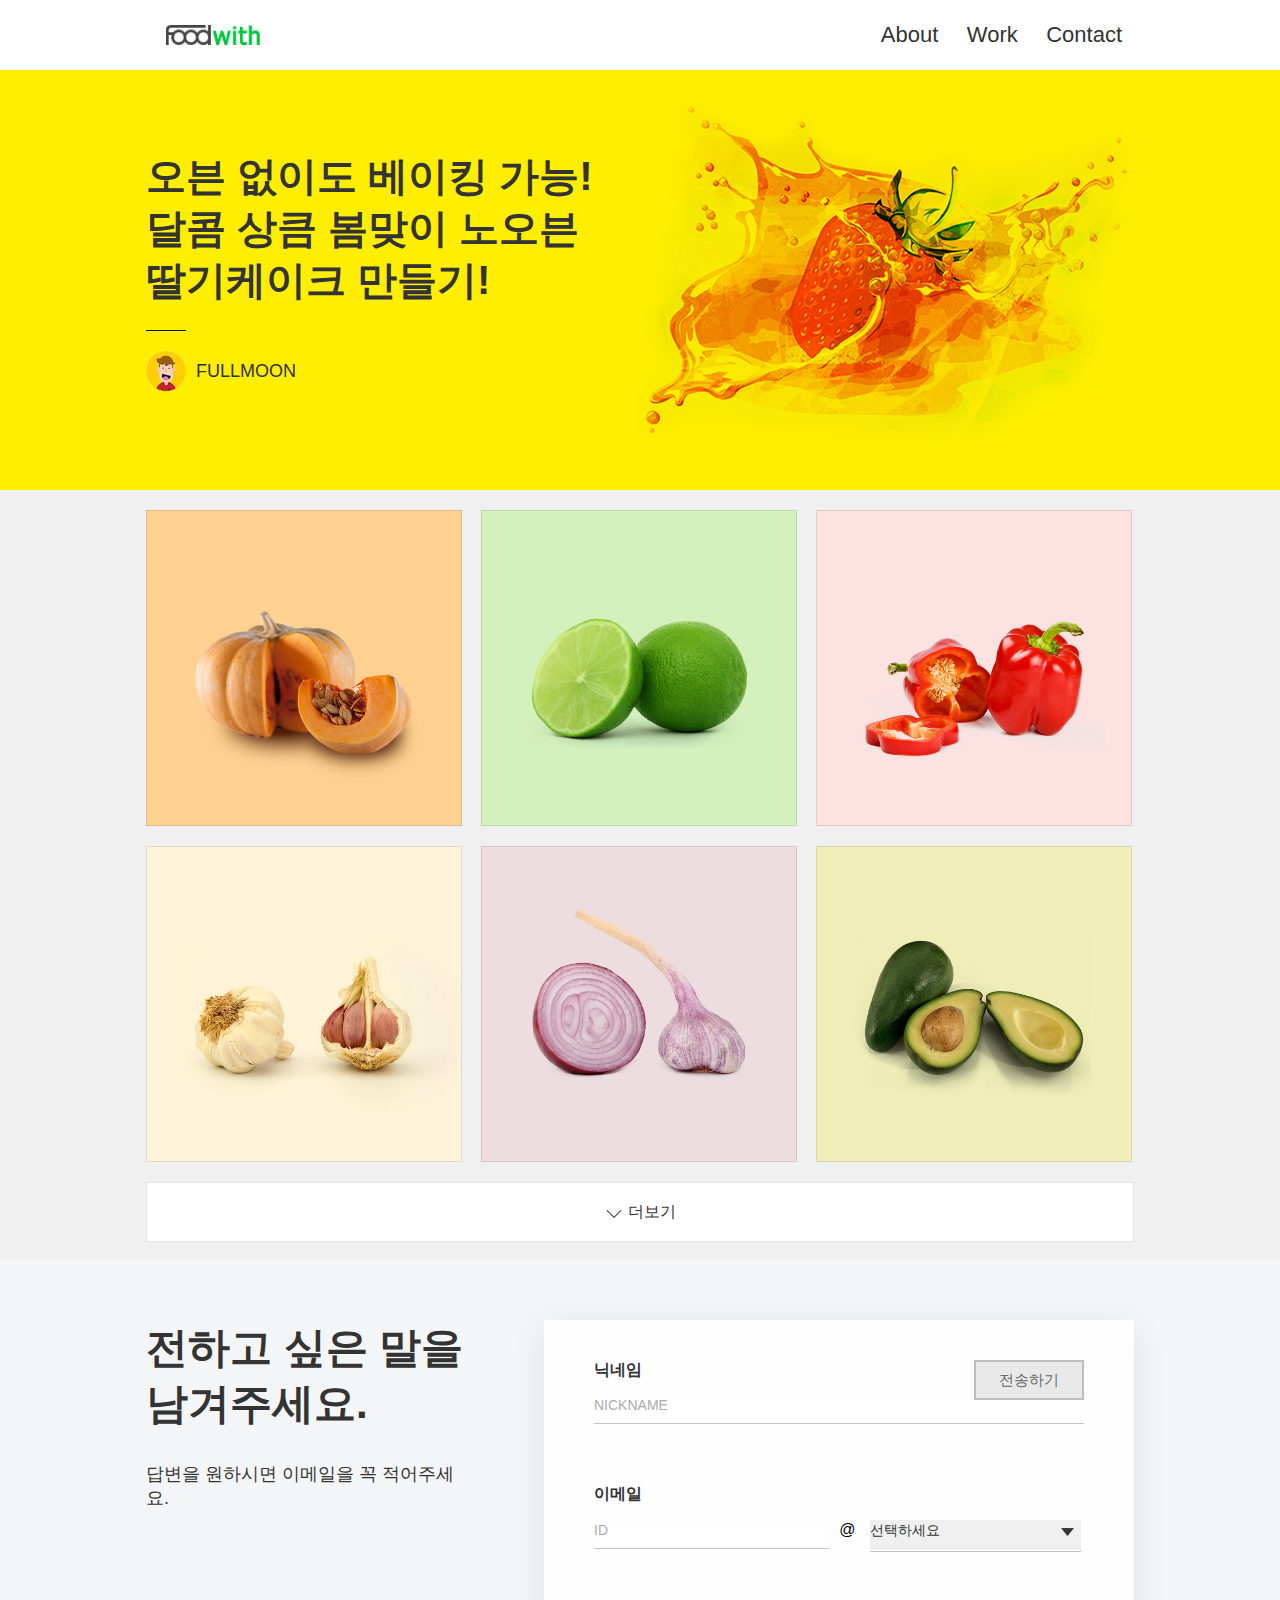
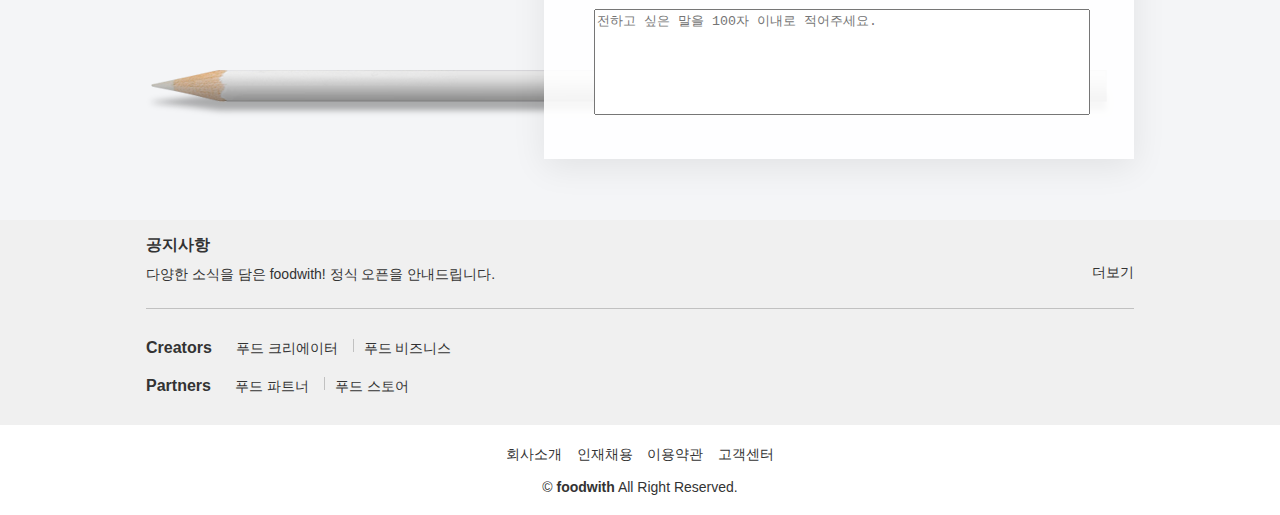
<file: index.html>
<!DOCTYPE html>
<html lang="ko" dir="ltr">
<head>
  <meta charset="utf-8">
  <meta name="viewport" content="width==device-width, initial-scale=1.0">
  <link rel="stylesheet" href="./css/index.css">
  <title>foodwith</title>
</head>
<body>
  <header class="header_wrap">
    <h1><a href="#" class="logo_link"><span class="blind">foodwith</span></a></h1>
    <a href="#" class="menu_link"><span class="blind">메뉴</span></a>
    <nav class="menu_active"> <!--메뉴활성화클래스-->
      <ul>
        <li><a href="#">About</a></li>
        <li><a href="#">Work</a></li>
        <li><a href="#">Contact</a></li>
      </ul>
    </nav>
  </header>
  <main>
    <a href="#" class="intro_link_wrap">
      <div class="intro_wrap">
        <img src="./image/banner_strawberry.png" alt="딸기이미지배너" class="banner">
        <div class="intro_text_wrap">
          <h2 class="intro_text">오븐 없이도 베이킹 가능! 달콤 상큼 봄맞이 노오븐 딸기케이크 만들기!</h2>
        </div>
        <div class="profile_wrap">
          <div class="profile_inner_wrap">
            <img src="./image/thumbnail_profile.jpg" alt="프로필사진" class="profile_img">
            <span class="profile_name">FULLMOON</span>
          </div>
        </div>
      </div>
    </a>
    <div class="recipe_wrap">
      <div class="recipe_inner_wrap">
        <ul>
          <li>
            <a href="#" class="recipe_link_wrap">
              <div class="thumb_wrap">
                <img src="./image/thumbnail_pumpkin.jpg" alt="호박">
                <div class="dimmed">
                  <div class="inner_dimmed">
                    <p class="recipe_title">따뜻 담백 호박! 든든한
                      호박죽으로 한끼 해결하기</p>
                    </div>
                  </div>
                </div>
              </a>
            </li>
            <li>
              <a href="#" class="recipe_link_wrap">
                <div class="thumb_wrap">
                  <img src="./image/thumbnail_lime.jpg" alt="라임">
                  <div class="dimmed">
                    <div class="inner_dimmed">
                      <p class="recipe_title">상큼한 라임청 담기</p>
                    </div>
                  </div>
                </div>
              </a>
            </li>
            <li>
              <a href="#" class="recipe_link_wrap">
                <div class="thumb_wrap">
                  <img src="./image/thumbnail_paprika.jpg" alt="피망">
                  <div class="dimmed">
                    <div class="inner_dimmed">
                      <p class="recipe_title">아삭아삭 빨간 피망 볶음 레시피</p>
                    </div>
                  </div>
                </div>
              </a>
            </li>
            <li>
              <a href="#" class="recipe_link_wrap">
                <div class="thumb_wrap">
                  <img src="./image/thumbnail_garlic.jpg" alt="마늘">
                  <div class="dimmed">
                    <div class="inner_dimmed">
                      <p class="recipe_title">바삭바삭 마늘빵 만들기</p>
                    </div>
                  </div>
                </div>
              </a>
            </li>
            <li>
              <a href="#" class="recipe_link_wrap">
                <div class="thumb_wrap">
                  <img src="./image/thumbnail_onion.jpg" alt="적양파">
                  <div class="dimmed">
                    <div class="inner_dimmed">
                      <p class="recipe_title">자색 빛깔 적양파 피클 담기</p>
                    </div>
                  </div>
                </div>
              </a>
            </li>
            <li>
              <a href="#" class="recipe_link_wrap">
                <div class="thumb_wrap">
                  <img src="./image/thumbnail_avocado.jpg" alt="아보카도">
                  <div class="dimmed">
                    <div class="inner_dimmed">
                      <p class="recipe_title">건강한 아보카도 샌드위치 만들기</p>
                    </div>
                  </div>
                </div>
              </a>
            </li>
          </ul>
          <button type="button" name="더보기" class="more_bt">
            <img src="./image/icon_arrow_more.png" alt="" class="more_bt_img">
            <span class="text_bt">더보기</span>
          </button>
        </div>
      </div>
      <div class="form_wrap">
        <div class="form_inner_wrap">
          <div class="form_intro_wrap">
            <h2 class="form_intro_title">전하고 싶은 말을 남겨주세요.</h2>
            <p class="form_intro_sub">답변을 원하시면 이메일을 꼭 적어주세요.</p>
          </div>
          <div class="form_shape">
            <form action="index.html" method="post">
              <label for="nickname" class="input_text">닉네임</label><input type="text" id="nickname" placeholder="NICKNAME" class="input_shape_name">
              <label for="email" class="input_text">이메일</label><input type="text" id="email" placeholder="ID" class="input_shape_email"><span>@</span>
              <div class="select_form">
                <label for="emaildomain" class="blind">이메일도메인선택</label>
                <select id="emaildomain">
                  <option value="" selected>선택하세요</option>
                  <option value="">naver.com</option>
                  <option value="">naver.com</option>
                </select>
              </div>
              <textarea name="name" placeholder="전하고 싶은 말을 100자 이내로 적어주세요." class="textarea_shape"></textarea>
              <button type="submit" name="button" class="send_bt">전송하기</button>
            </form>
          </div>
        </div>
      </div>
      <div class="more_info_wrap">
        <div class="notice_wrap">
          <div class="division_line">
            <h2 class="notice_title">공지사항</h2>
            <a href="#" class="notice_sub">다양한 소식을 담은 foodwith! 정식 오픈을 안내드립니다.</a>
            <a href="#" class="notice_more_bt"><span>더보기</span></a>
          </div>
        </div>
        <div class="food_family">
          <div class="creators_wrap">
            <span class="food_family_title">Creators</span>
            <ul class="food_family_li">
              <li><a href="#">푸드 크리에이터</a></li>
              <li><a href="#">푸드 비즈니스</a></li>
            </ul>
          </div>
          <div class="partners_wrap">
            <span class="food_family_title">Partners</span>
            <ul class="food_family_li">
              <li><a href="#">푸드 파트너</a></li>
              <li><a href="#">푸드 스토어</a></li>
            </ul>
          </div>
        </div>
      </div>
    </main>
    <footer>
      <div class="footer_wrap">
        <div class="footer_inner_wrap">
          <ul class="footer_li">
            <li><a href="#">회사소개</a></li>
            <li><a href="#">인재채용</a></li>
            <li><a href="#">이용약관</a></li>
            <li><a href="#">고객센터</a></li>
          </ul>
          <p class="copyright">&copy; <span class="logo_em">foodwith</span> All Right Reserved.</p>
        </div>
      </div>
    </footer>
  </body>
  </html>
</file>
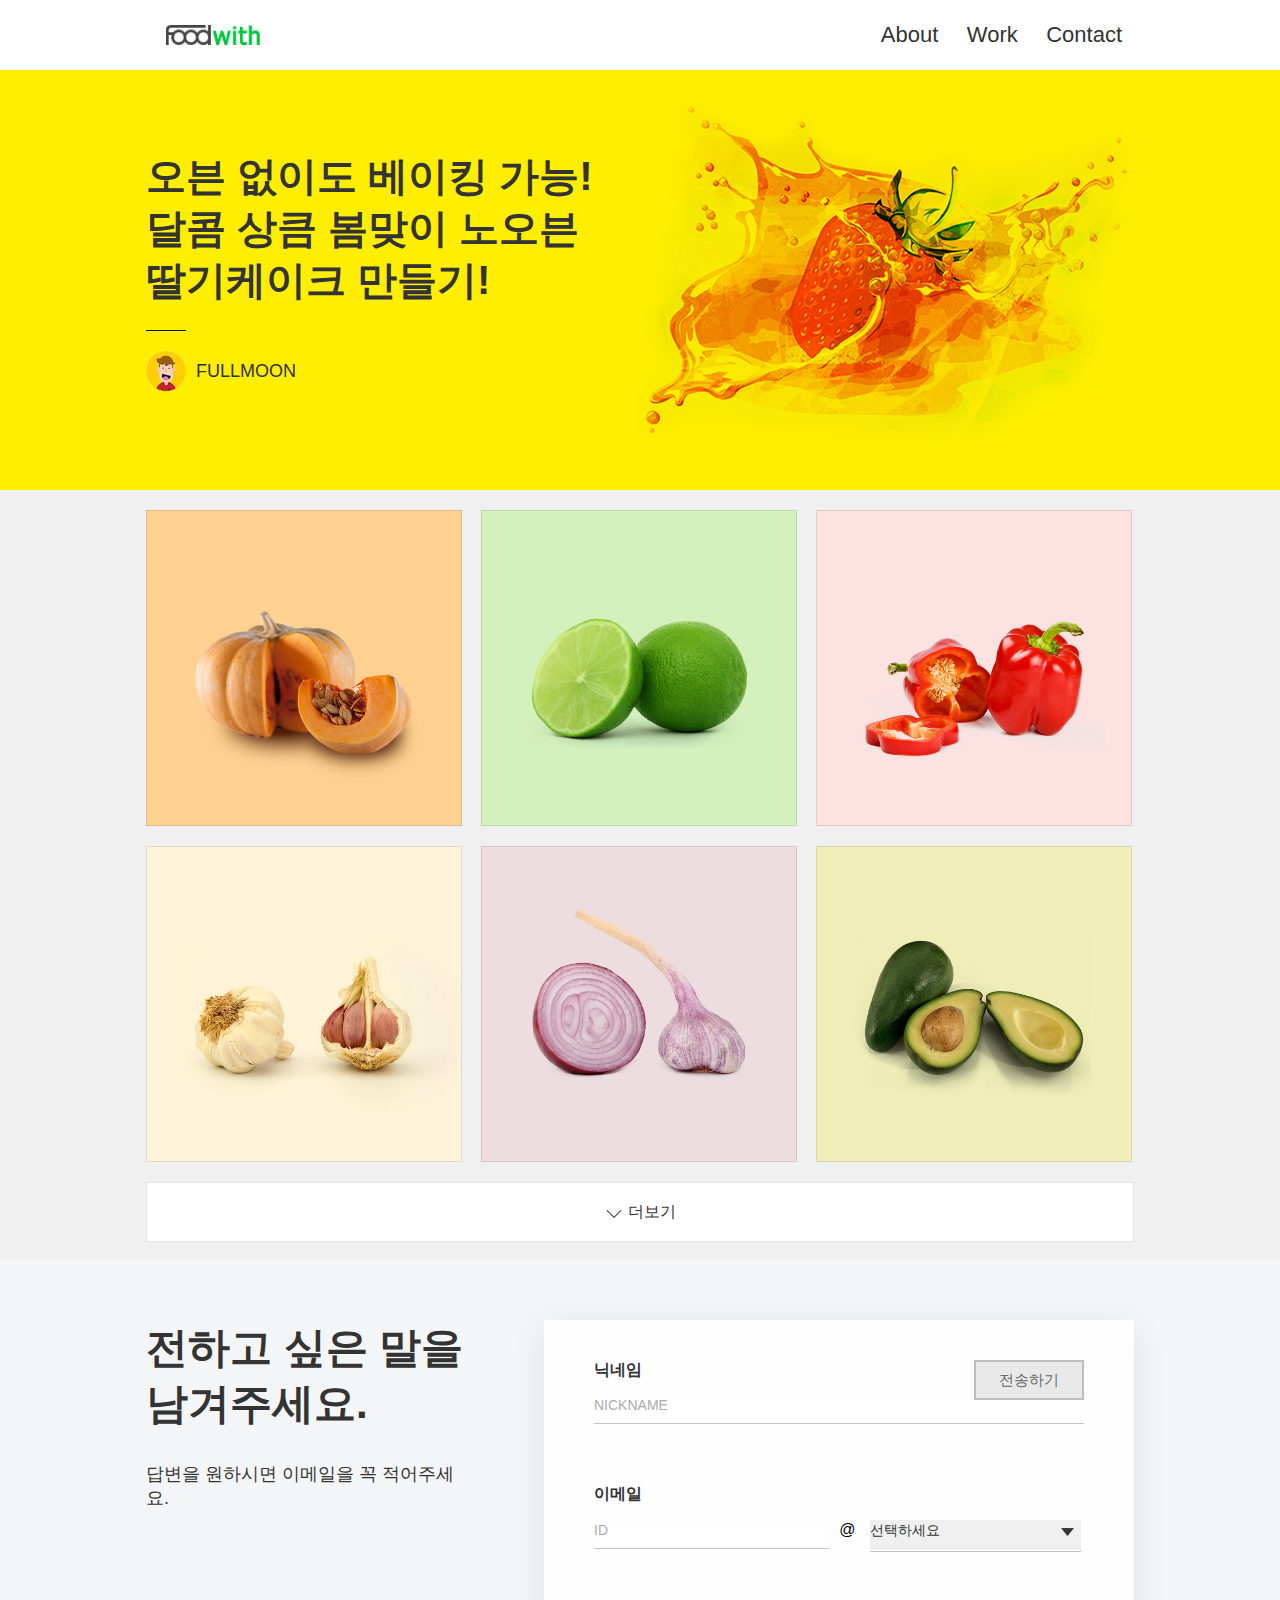
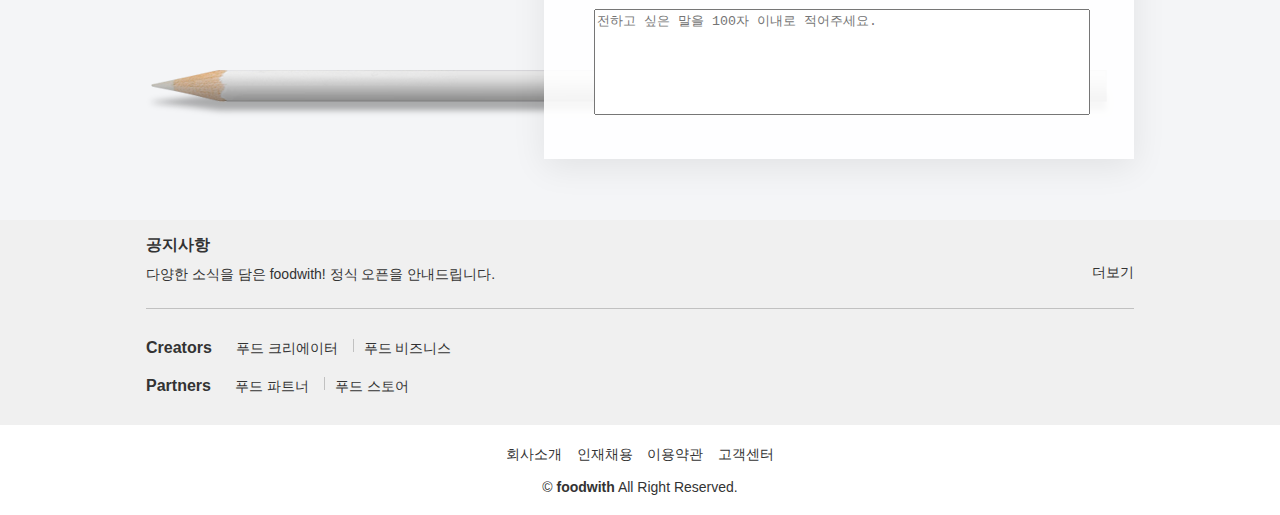
<file: main.html>
<!DOCTYPE html>
<html lang="ko" dir="ltr">
<head>
  <meta charset="utf-8">
  <meta name="viewport" content="width==device-width, initial-scale=1.0">
  <link rel="stylesheet" href="./css/foodwith.css">
  <title>foodwith</title>
</head>
<body>
  <header class="header_wrap">
    <h1><a href="#" class="logo_link"><span class="blind">foodwith</span></a></h1>
    <a href="#" class="menu_link"><span class="blind">메뉴</span></a>
    <nav class="menu_active"> <!--메뉴활성화클래스-->
      <ul>
        <li><a href="#">About</a></li>
        <li><a href="#">Work</a></li>
        <li><a href="#">Contact</a></li>
      </ul>
    </nav>
  </header>
  <main>
    <a href="#" class="intro_link_wrap">
      <div class="intro_wrap">
        <img src="./image/banner_strawberry.png" alt="딸기이미지배너" class="banner">
        <div class="intro_text_wrap">
          <h2 class="intro_text">오븐 없이도 베이킹 가능! 달콤 상큼 봄맞이 노오븐 딸기케이크 만들기!</h2>
        </div>
        <div class="profile_wrap">
          <div class="profile_inner_wrap">
            <img src="./image/thumbnail_profile.jpg" alt="프로필사진" class="profile_img">
            <span class="profile_name">FULLMOON</span>
          </div>
        </div>
      </div>
    </a>
    <div class="recipe_wrap">
      <div class="recipe_inner_wrap">
        <ul>
          <li>
            <a href="#" class="recipe_link_wrap">
              <div class="thumb_wrap">
                <img src="./image/thumbnail_pumpkin.jpg" alt="호박">
                <div class="dimmed">
                  <div class="inner_dimmed">
                    <p class="recipe_title">따뜻 담백 호박! 든든한
                      호박죽으로 한끼 해결하기</p>
                    </div>
                  </div>
                </div>
              </a>
            </li>
            <li>
              <a href="#" class="recipe_link_wrap">
                <div class="thumb_wrap">
                  <img src="./image/thumbnail_lime.jpg" alt="라임">
                  <div class="dimmed">
                    <div class="inner_dimmed">
                      <p class="recipe_title">상큼한 라임청 담기</p>
                    </div>
                  </div>
                </div>
              </a>
            </li>
            <li>
              <a href="#" class="recipe_link_wrap">
                <div class="thumb_wrap">
                  <img src="./image/thumbnail_paprika.jpg" alt="피망">
                  <div class="dimmed">
                    <div class="inner_dimmed">
                      <p class="recipe_title">아삭아삭 빨간 피망 볶음 레시피</p>
                    </div>
                  </div>
                </div>
              </a>
            </li>
            <li>
              <a href="#" class="recipe_link_wrap">
                <div class="thumb_wrap">
                  <img src="./image/thumbnail_garlic.jpg" alt="마늘">
                  <div class="dimmed">
                    <div class="inner_dimmed">
                      <p class="recipe_title">바삭바삭 마늘빵 만들기</p>
                    </div>
                  </div>
                </div>
              </a>
            </li>
            <li>
              <a href="#" class="recipe_link_wrap">
                <div class="thumb_wrap">
                  <img src="./image/thumbnail_onion.jpg" alt="적양파">
                  <div class="dimmed">
                    <div class="inner_dimmed">
                      <p class="recipe_title">자색 빛깔 적양파 피클 담기</p>
                    </div>
                  </div>
                </div>
              </a>
            </li>
            <li>
              <a href="#" class="recipe_link_wrap">
                <div class="thumb_wrap">
                  <img src="./image/thumbnail_avocado.jpg" alt="아보카도">
                  <div class="dimmed">
                    <div class="inner_dimmed">
                      <p class="recipe_title">건강한 아보카도 샌드위치 만들기</p>
                    </div>
                  </div>
                </div>
              </a>
            </li>
          </ul>
          <button type="button" name="더보기" class="more_bt">
            <img src="./image/icon_arrow_more.png" alt="" class="more_bt_img">
            <span class="text_bt">더보기</span>
          </button>
        </div>
      </div>
      <div class="form_wrap">
        <div class="form_inner_wrap">
          <div class="form_intro_wrap">
            <h2 class="form_intro_title">전하고 싶은 말을 남겨주세요.</h2>
            <p class="form_intro_sub">답변을 원하시면 이메일을 꼭 적어주세요.</p>
          </div>
          <div class="form_shape">
            <form action="index.html" method="post">
              <label for="nickname" class="input_text">닉네임</label><input type="text" id="nickname" placeholder="NICKNAME" class="input_shape_name">
              <label for="email" class="input_text">이메일</label><input type="text" id="email" placeholder="ID" class="input_shape_email"><span>@</span>
              <div class="select_form">
                <label for="emaildomain" class="blind">이메일도메인선택</label>
                <select id="emaildomain">
                  <option value="" selected>선택하세요</option>
                  <option value="">naver.com</option>
                  <option value="">naver.com</option>
                </select>
              </div>
              <textarea name="name" placeholder="전하고 싶은 말을 100자 이내로 적어주세요." class="textarea_shape"></textarea>
              <button type="submit" name="button" class="send_bt">전송하기</button>
            </form>
          </div>
        </div>
      </div>
      <div class="more_info_wrap">
        <div class="notice_wrap">
          <div class="division_line">
            <h2 class="notice_title">공지사항</h2>
            <a href="#" class="notice_sub">다양한 소식을 담은 foodwith! 정식 오픈을 안내드립니다.</a>
            <a href="#" class="notice_more_bt"><span>더보기</span></a>
          </div>
        </div>
        <div class="food_family">
          <div class="creators_wrap">
            <span class="food_family_title">Creators</span>
            <ul class="food_family_li">
              <li><a href="#">푸드 크리에이터</a></li>
              <li><a href="#">푸드 비즈니스</a></li>
            </ul>
          </div>
          <div class="partners_wrap">
            <span class="food_family_title">Partners</span>
            <ul class="food_family_li">
              <li><a href="#">푸드 파트너</a></li>
              <li><a href="#">푸드 스토어</a></li>
            </ul>
          </div>
        </div>
      </div>
    </main>
    <footer>
      <div class="footer_wrap">
        <div class="footer_inner_wrap">
          <ul class="footer_li">
            <li><a href="#">회사소개</a></li>
            <li><a href="#">인재채용</a></li>
            <li><a href="#">이용약관</a></li>
            <li><a href="#">고객센터</a></li>
          </ul>
          <p class="copyright">&copy; <span class="logo_em">foodwith</span> All Right Reserved.</p>
        </div>
      </div>
    </footer>
  </body>
  </html>
</file>
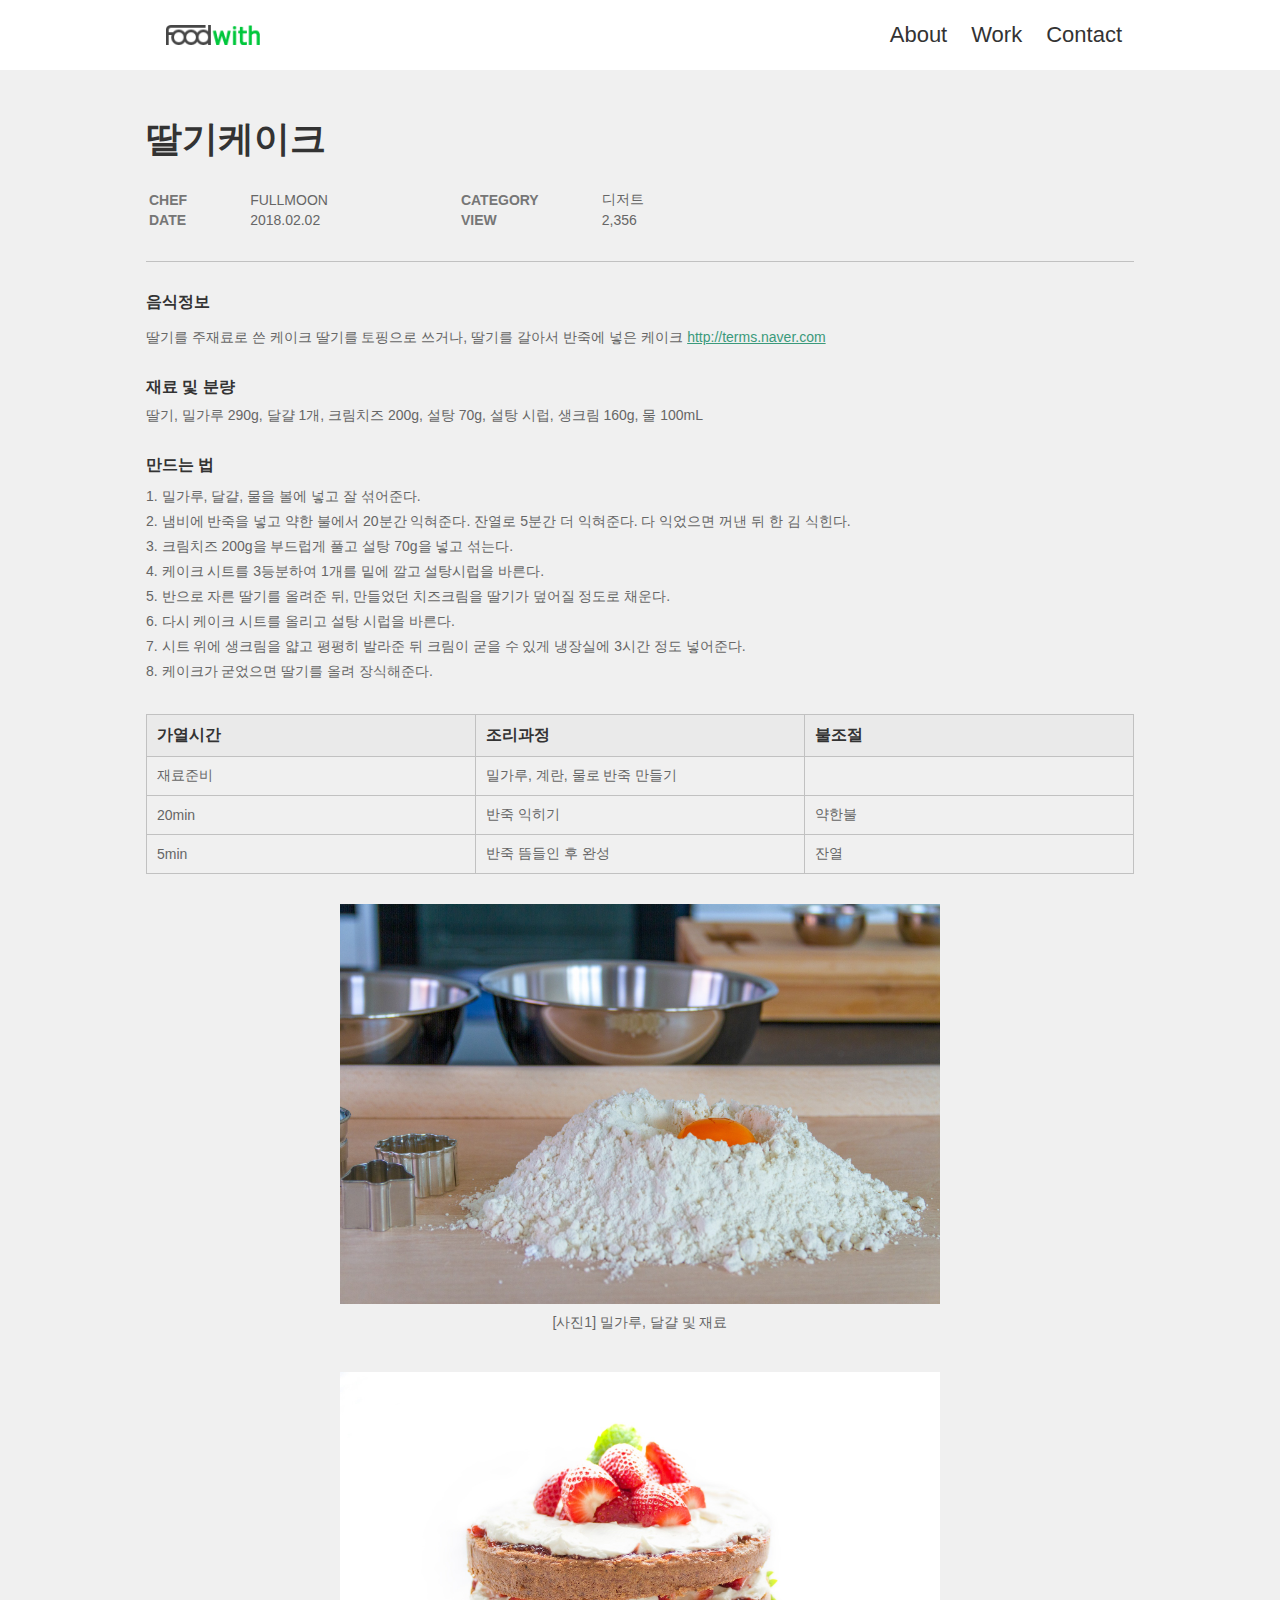
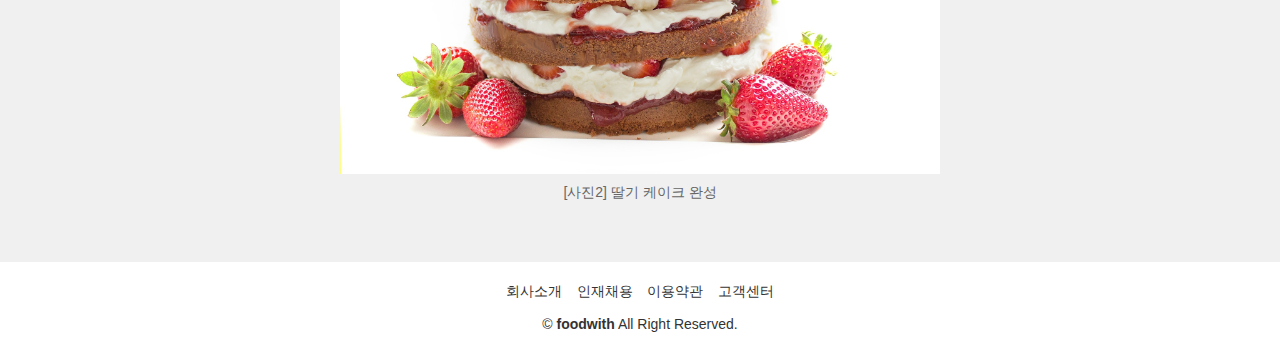
<file: view.html>
<!DOCTYPE html>
<html lang="ko" dir="ltr">
<head>
  <meta charset="utf-8">
  <meta name="viewport" content="width==device-width, initial-scale=1.0">
  <link rel="stylesheet" href="./css/index.css">
  <title>foodwith view</title>
</head>
<body>
  <header class="header_wrap">
    <a href="#" class="logo_link"><span class="blind">logo</span></a>
    <a href="#" class="menu_link"></a>
    <nav class="menu_active">
      <a href="#">About</a>
      <a href="#">Work</a>
      <a href="#">Contact</a>
    </nav>
  </header>
  <main class="view_wrap">
    <div class="view_recipe_wrap">
      <div class="head_info_wrap">
        <h1>딸기케이크</h1>
        <table class="head_info_m">
          <tr>
            <th>CHEF</th>
            <td>FULLMOON</td>
          </tr>
          <tr>
            <th>CATEGORY</th>
            <td>디저트</td>
          </tr>
          <tr>
            <th>DATE</th>
            <td class="num_font">2018.02.02</td>
          </tr>
          <tr>
            <th>VIEW</th>
            <td class="num_font">2,356</td>
          </tr>
        </table>
        <table class="head_info_pc">
          <tr>
            <th>CHEF</th>
            <td>FULLMOON</td>
            <th>CATEGORY</th>
            <td>디저트</td>
          </tr>
          <tr>
            <th>DATE</th>
            <td class="num_font">2018.02.02</td>
            <th>VIEW</th>
            <td class="num_font">2,356</td>
          </tr>
        </table>
      </div>
      <div class="body_info">
        <h2>음식정보</h2>
        <p>딸기를 주재료로 쓴 케이크 딸기를 토핑으로 쓰거나, 딸기를 갈아서 반죽에 넣은 케이크</p>
        <a href="http://terms.naver.com" target="_blank">http://terms.naver.com</a>
        <h2>재료 및 분량</h2>
        <p>딸기, 밀가루 290g, 달걀 1개, 크림치즈 200g, 설탕 70g, 설탕 시럽, 생크림 160g, 물 100mL</p>
        <h2>만드는 법</h2>
        <ol class="cake_recipe">
          <li>1. 밀가루, 달걀, 물을 볼에 넣고 잘 섞어준다.</li>
          <li>2. 냄비에 반죽을 넣고 약한 불에서 20분간 익혀준다. 잔열로 5분간 더 익혀준다. 다 익었으면 꺼낸 뒤 한 김 식힌다.</li>
          <li>3. 크림치즈 200g을 부드럽게 풀고 설탕 70g을 넣고 섞는다.</li>
          <li>4. 케이크 시트를 3등분하여 1개를 밑에 깔고 설탕시럽을 바른다.</li>
          <li>5. 반으로 자른 딸기를 올려준 뒤, 만들었던 치즈크림을 딸기가 덮어질 정도로 채운다.</li>
          <li>6. 다시 케이크 시트를 올리고 설탕 시럽을 바른다.</li>
          <li>7. 시트 위에 생크림을 얇고 평평히 발라준 뒤 크림이 굳을 수 있게 냉장실에 3시간 정도 넣어준다.</li>
          <li>8. 케이크가 굳었으면 딸기를 올려 장식해준다.</li>
        </ol>
        <table class="recipe_table">
          <caption class="blind">만드는 법 요약</caption>
          <thead>
            <tr>
              <th>가열시간</th>
              <th>조리과정</th>
              <th>불조절</th>
            </tr>
          </thead>
          <tbody>
            <tr>
              <td>재료준비</td>
              <td>밀가루, 계란, 물로 반죽 만들기</td>
              <td></td>
            </tr>
            <tr>
              <td>20min</td>
              <td>반죽 익히기</td>
              <td>약한불</td>
            </tr>
            <tr>
              <td>5min</td>
              <td>반죽 뜸들인 후 완성</td>
              <td>잔열</td>
            </tr>
          </tbody>
        </table>
        <figure class="cake_img">
          <img src="./image/strawberry_cake_material.jpg" alt="딸기케이크재료">
          <figcaption>[사진1] 밀가루, 달걀 및 재료</figcaption>
        </figure>
        <figure class="cake_img">
          <img src="./image/strawberry_cake.jpg" alt="딸기케이크완성">
          <figcaption>[사진2] 딸기 케이크 완성</figcaption>
        </figure>
      </div>
    </div>
  </main>
  <footer>
    <div class="footer_wrap">
      <div class="footer_inner_wrap">
        <ul class="footer_li">
          <li><a href="#">회사소개</a></li>
          <li><a href="#">인재채용</a></li>
          <li><a href="#">이용약관</a></li>
          <li><a href="#">고객센터</a></li>
        </ul>
        <p class="copyright">&copy; <span class="logo_em">foodwith</span> All Right Reserved.</p>
      </div>
    </div>
  </footer>
</body>
</html>
</file>
<file: css/index.css>
@charset "UTF-8";
html, body, form, input, table, h1, h2, h3, h4, h5, h6{
  margin:0;
  padding:0;
  font-family: '나눔 고딕', NanumGothic, '돋움', Dotum, sans-serif;
}
p{
  margin: 0;
}
h1{
  display: inline-block;
}
a{
  text-decoration: none;
}
ol,ul,li{
  list-style: none;
  margin:0;
  padding:0;
}
.blind{
  position: absolute;
  width: 1px;
  height: 1px;
  margin: -1px;
  overflow: hidden;
  clip: rect(0 0 0 0);
}
.header_wrap{
  height: 50px;
  background-color: #fff;
}
.header_wrap::after{
  display: block;
  clear: both;
  content: '';
}
.logo_link{
  display: inline-block;
  width: 94px;
  height: 50px;
  background: url('../image/logo_m.png') no-repeat 0 center;
  background-size: 90px 20px;
  margin-left: 20px;
}
.menu_link{
  display: inline-block;
  float: right;
  width:46px;
  height: 50px;
  background: url('../image/icon_menu.png') no-repeat center center;
  background-size: 20px;
}
.menu_active{
  display: none;
}
nav{
  display: none;
  width: 100%;
  position: absolute;
  top:50px;
  height: 96px;
  background-color: #fff;
  color:#333;
  text-align: center;
  padding: 16px 0;
  margin:0;
}
nav::after{
  display: block;
  clear: both;
  content: '';
}
nav ul{
  display: inline-block;
}
nav a{
  display: block;
  font-size: 18px;
  height: 36px;
  color:#333;
}
.intro_link_wrap{
  display: block;
}
.intro_wrap{
  height: 360px;
  background-color: #ffee02;
}
.intro_wrap .banner{
  display: block;
  width:250px;
  height: 180px;
  margin: 0 auto;
  padding-top: 20px;
}
.intro_text{
  margin: 0;
  padding: 0 35px;
  font-size: 22px;
  color:#333;
  max-height: 60px;
  line-height: 28px;
  text-overflow: ellipsis;
  overflow: hidden;
  display: -webkit-box;
  -webkit-box-orient: vertical;
  -webkit-line-clamp: 2;
}
.profile_wrap::before{
  content: '';
  display: block;
  width:40px;
  border-bottom:1px solid #000;
  margin:20px auto;
}
.profile_wrap{
  position: relative;
  width: 150px;
  height: 50px;
  margin: 20px auto 0;
}
.profile_inner_wrap{
  width: 30px;
  height: 30px;
  background: url('../image/thumbnail_profile_none.jpg') left center no-repeat;
  background-size: 30px;
  border-radius: 50%;
}
.profile_img{
  position: absolute;
  width: 30px;
  border-radius: 50px;
}
.profile_name{
  position: absolute;
  display: inline;
  font-size: 16px;
  color:#333;
  line-height: 30px;
  margin-left: 40px;
}
.recipe_inner_wrap{
  background-color: #f0f0f0;
  padding: 15px;
}
.recipe_inner_wrap img{
  width: 100%;
  outline: 1px solid rgba(0, 0, 0, 0.1);
  outline-offset: -1px;
}
.recipe_link_wrap{
  display: block;
  margin-bottom: 15px;
}
.recipe_title{
  position: relative;
  height: 40px;
  padding: 0 5px;
  margin:0;
  font-size: 14px;
  color: #333;
  line-height: 40px;
  overflow: hidden;
  text-overflow: ellipsis;
  white-space: nowrap;
  text-align: center;
}
.more_bt{
  width:100%;
  height: 60px;
  outline:0;
  border: 1px solid rgba(0, 0, 0, 0.1);
  background-color: #fff;
  cursor: pointer;
}
.more_bt img{
  display: inline-block;
  border:none;
  width: 20px;
  height: 20px;
  vertical-align: bottom;
  outline: none;
}
.more_bt .text_bt{
  font-size: 16px;
  color:#333;
}
.form_wrap{
  padding: 30px 15px;
  background-color: #f4f5f7;
}
.form_intro_title{
  font-size: 22px;
  color:#333;
  text-align: center;
}
.form_intro_sub{
  font-size: 14px;
  color:#333;
  text-align: center;
  margin: 10px 0 30px;
}
.form_shape{
  position: relative;
  background-color: #fff;
  padding:25px;
  box-shadow: 0 8px 32px 0 rgba(0, 0, 0, 0.08);
}
.send_bt{
  position: absolute;
  top:25px;
  right:30px;
  width:65px;
  height: 25px;
  border: 2px solid #bdbdbd;
  background-color: #e9e9e9;
  font-size: 11px;
  color:#666;
  cursor: pointer;
  outline:0;
}
.input_text{
  display: block;
  font-size: 16px;
  color:#333;
  font-weight: bold;
  margin-bottom: 15px;
}
.input_shape_name{
  width: 100%;
  font-size: 14px;
  color:#333;
  border:none;
  border-bottom: 1px solid #c1c1c1;
  margin-bottom: 20px;
  padding-bottom: 10px;
}
.input_shape_name::placeholder{
  font-size: 14px;
  color:#acacac;
}
.input_shape_email{
  width:45%;
  font-size: 14px;
  color:#333;
  border:none;
  border-bottom: 1px solid #c1c1c1;
  margin: 0 10px 20px 0;
  padding-bottom: 10px;
}
.input_shape_email::placeholder{
  font-size: 14px;
  color:#acacac;
}
.select_form{
  position: relative;
  display: inline-block;
  width: 43%;
  height: 31px;
  border-bottom: 1px solid #c1c1c1;
  margin: 0 0 20px 10px;
}
.select_form::after{
  position: absolute;
  display: block;
  top:8px;
  right: 0;
  background: url('../image/icon_arrow_email.png') no-repeat ;
  background-size: 13px 8px;
  width:20px;
  height: 15px;
  content: '';
}
.select_form select{
  width: 100%;
  height: 30px;
  font-size: 14px;
  color:#333;
  border: 0 none;
  padding-bottom: 10px;
  appearance:none;
  -webkit-appearance: none;
  -moz-appearance: none;
}
select::-ms-expand{
  display:none;
}
.textarea_shape{
  resize: none;
  width: 100%;
  height: 100px;
}
.notice_wrap{
  padding:15px 15px 10px;
  background-color: #f0f0f0;
}
.division_line{
  border-bottom: 1px solid #c1c1c1;
}
.notice_title{
  display: block;
  font-size: 16px;
  color:#333;
}
.notice_sub{
  display: inline-block;
  font-size: 14px;
  color: #333;
  overflow: hidden;
  text-overflow: ellipsis;
  white-space: nowrap;
  width:80%;
  margin: 10px 0 20px;
}
.notice_more_bt span{
  float: right;
  font-size: 14px;
  color:#333;
  margin-top:8px;
  text-align: right;
}
.food_family{
  padding: 15px;
  background-color: #f0f0f0;
}
.food_family_title{
  display: block;
  font-size: 16px;
  color:#333;
  font-weight: bold;
  margin-bottom: 10px;
}
.food_family_li{
  display: inline-block;
}
.food_family_li li{
  display: inline-block;
  padding-right: 10px;
}
.food_family_li a{
  color:#333;
  font-size: 14px;
}
.food_family_li li + li{
  padding-left: 10px;
  border-left: 1px solid #c1c1c1;
  height: 13px;
}
.partners_wrap{
  margin-top: 20px;
}
.footer_wrap{
  background-color: #fff;
  padding:20px;
}
.footer_inner_wrap{
  margin: 0 auto;
  text-align: center;
}
.footer_li li{
  display: inline-block;
  color:#333;
  font-size: 14px;
}
.footer_li li + li{
  margin-left: 10px;
}
.footer_li a{
  color:#333;
}
.copyright{
  font-size: 14px;
  color:#333;
  margin-top:15px;
}
.logo_em{
  font-weight: bold;
}
.view_recipe_wrap{
  padding: 20px 15px;
  background-color: #f0f0f0;
}
.view_recipe_wrap h1{
  font-size: 28px;
  color:#333;
  margin: 25px 0;
}
.head_info_wrap{
  padding-bottom: 30px;
  border-bottom: 1px solid #c1c1c1;
}
.head_info_m th{
  font-size: 14px;
  color:#767676;
  font-weight: bold;
  text-align: left;
}
.head_info_m td{
  font-size: 14px;
  color:#666;
  text-align: left;
  padding-left: 20px;
}
.head_info_pc{
  display: none;
}
.num_font{
  font-family: tahoma, '나눔 고딕', NanumGothic, '돋움', Dotum, sans-serif;
}
.body_info h2{
  font-size: 16px;
  color: #333;
  margin: 30px 0 8px;
}
.body_info p,
.cake_recipe li{
  font-size: 14px;
  color: #666;
}
.body_info a{
  display: block;
  font-size: 14px;
  color:#3b9a7b;
  text-decoration: underline;
  margin-top:8px;
}
.cake_recipe li{
  padding-left:1.5em;
  text-indent:-1.5em;
  line-height: 25px;
}
.recipe_table{
  width: 100%;
  table-layout: fixed;
  border-collapse: collapse;
  border: 1px solid #c1c1c1;
  margin: 30px 0;
}
.recipe_table th{
  font-size: 16px;
  color:#333;
  font-weight: bold;
  background-color:#eaeaea;
  border-left:1px solid #c1c1c1;
  text-align: left;
  padding:10px 10px;
}
.recipe_table td{
  font-size: 14px;
  color:#666;
  border:1px solid #c1c1c1;
  padding:10px 10px;
}
.cake_img{
  margin: 0;
}
.cake_img img{
  width: 100%;
}
.cake_img figcaption{
  text-align: center;
  font-size: 14px;
  color:#666;
  margin:10px 0 40px;
}

@media screen and (min-width:768px), screen and (min-height:768px) and (orientation:landscape){
  .header_wrap{
    position: relative;
  }
  .header_wrap::after{
    display: block;
    clear: both;
    content: '';
  }
  .menu_link{
    display: none;
  }
  .menu_active{
    display: block;
  }
  nav{
    width:auto;
    display: inline-block;
    top:0;
    right:0;
    padding: 0;
    height: 50px;
    line-height: 36px;
  }
  nav::after{
    display: block;
    clear: both;
    content: '';
  }
  nav li{
    display: inline-block;
  }
  nav a{
    float: left;
    display: inline-block;
    padding: 7px 12px;
  }
  .intro_wrap{
    height: 330px;
    padding: 0 34px;
  }
  .intro_wrap::after{
    display: block;
    clear: both;
    content: '';
  }
  .intro_wrap .banner{
    display: inline-block;
    float: right;
    width: 350px;
    height: 252px;
    padding:39px 0;
  }
  .intro_text{
    left:0;
    margin: 0;
    padding: 60px 0 0;
    font-size: 32px;
    max-height: none;
    line-height: 40px;
    text-overflow: ellipsis;
    overflow: hidden;
    display: -webkit-box;
    -webkit-box-orient: vertical;
    -webkit-line-clamp: 3;
  }
  .profile_wrap::before{
    margin:20px 0;
  }
  .profile_wrap{
    display: block;
    float: left;
    width: auto;
    margin: 0;
  }
  .profile_inner_wrap{
    width: 40px;
    height: 40px;
    background-size: 40px;
  }
  .profile_img{
    width: 40px;
  }
  .profile_name{
    display: inline-block;
    font-size: 18px;
    line-height: 40px;
    margin-left: 50px;
  }
  .recipe_inner_wrap{
    padding: 34px;
    margin: 0 auto;
  }
  .recipe_inner_wrap ul::after{
    display: block;
    clear: both;
    content: '';
  }
  .recipe_inner_wrap li{
    display: inline-block;
    float: left;
    width: 48%;
  }
  .recipe_inner_wrap li + li{
    margin-left: 20px;
  }
  .recipe_inner_wrap li:nth-child(2n+1){
    margin-left: 0px;
  }
  .recipe_inner_wrap a{
    margin-bottom: 20px;
  }
  .recipe_link_wrap{
    display: inline-block;
    padding-bottom: 50px;
    margin: 0 auto;
  }
  .thumb_wrap{
    position: relative;
    width: 100%;
  }
  .recipe_title{
    position: absolute;
    width:100%;
    height: 50px;
    padding:0;
    font-size: 18px;
    line-height: 50px;
    overflow: hidden;
    text-overflow: ellipsis;
    white-space: nowrap;
    text-align: center;
  }
  .form_wrap{
    padding: 30px 34px;
  }
  .form_intro_title{
    font-size: 30px;
  }
  .form_intro_sub{
    font-size: 18px;
    margin: 10px 0 30px;
  }
  .form_shape{
    padding:50px;
  }
  .send_bt{
    width:110px;
    height: 45px;
    font-size: 15px;
    right:50px;
    top:40px;
  }
  .input_shape_name{
    margin-bottom: 60px;
  }
  .input_shape_email{
    width:48%;
    margin-bottom: 60px;
  }
  .email_option{
    width: 48%;
  }
  .textarea_shape{
    resize: none;
    width: 100%;
    height: 100px;
  }
  .notice_wrap{
    padding: 15px 34px 10px;
  }
  .food_family{
    padding: 20px 34px;
  }
  .food_family_title{
    display: inline-block;
    margin-right: 20px;
  }
  .food_family_li{
    display: inline-block;
    vertical-align: middle;
  }
  .partners_wrap{
    margin-top: 10px;
  }
  .view_recipe_wrap h1{
    font-size: 36px;
  }
  .head_info_wrap{
    padding-bottom: 30px;
    border-bottom: 1px solid #c1c1c1;
  }
  .head_info_m{
    display: block;
  }
  .head_info_m{
    display: none;
  }
  .head_info_pc{
    display: block;
  }
  .head_info_pc th{
    font-size: 14px;
    color:#767676;
    font-weight: bold;
    text-align: left;
  }
  .head_info_pc td{
    font-size: 14px;
    color:#666;
    text-align: left;
    padding: 0 130px 0 60px;
  }
  .body_info p{
    display: inline-block;
  }
  .body_info a{
    display: inline-block;
    font-size: 14px;
    color:#3b9a7b;
    text-decoration: underline;
    margin-top:8px;
  }
  .cake_img img{
    display: block;
    max-width: 600px;
    margin: 0 auto;
    text-align: center;
  }
}
@media screen and (min-width:1024px), screen and (min-height:1024px) and (orientation:landscape){
  .header_wrap,
  .intro_wrap,
  .recipe_inner_wrap{
    width:988px;
    margin:0 auto;
  }
  .header_wrap{
    position: relative;
    height: 70px;
  }
  .logo_link{
    position: absolute;
    top:10px;
    padding-left: 0px;

    background: url('../image/logo_pc.png') no-repeat center center;
    background-size: 94px 20px;
  }
  nav{
    position: absolute;
    top:10px;
  }
  nav a{
    font-size: 22px;
  }
  nav a:hover{
    font-weight: bold;
  }
  .intro_wrap{
    height: 420px;
  }
  .intro_link_wrap{
    background-color: #ffee02;
  }
  .recipe_wrap{
    background-color: #f0f0f0;
  }
  .intro_wrap .banner{
    display: block;
    width:500px;
    height: 360px;
    margin: 0 auto;
    padding-top: 20px;
  }
  .intro_text_wrap{
    display: inline-block;
    width:460px;
  }
  .intro_text{
    margin: 0;
    padding: 80px 0 0;
    font-size: 40px;
    line-height: 52px;
    text-overflow: ellipsis;
    overflow: hidden;
    display: -webkit-box;
    -webkit-box-orient: vertical;
    -webkit-line-clamp: 3;
  }
  .recipe_inner_wrap{
    padding: 20px 0;
  }
  .recipe_inner_wrap ul::after{
    display: block;
    clear: both;
    content: '';
  }
  .recipe_inner_wrap li{
    display: inline-block;
    float: left;
    width: 31.9%;
  }
  .recipe_inner_wrap li:nth-child(n+1){
    margin-left: 20px;
  }
  .recipe_inner_wrap li:nth-child(3n+1){
    margin-left: 0px;
  }
  .recipe_link_wrap{
    position: relative;
    display: block;
    width:316px;
    height: 316px;
    padding:0;
    margin-bottom: 20px;
  }
  .recipe_link_wrap:hover .dimmed{
    display: block;
  }
  .recipe_link_wrap:focus .dimmed{
    display: block;
  }
  .recipe_link_wrap:hover .inner_dimmed{
    display: block;
  }
  .recipe_link_wrap:focus .inner_dimmed{
    display: block;
  }
  .thumb_wrap{
    position: absolute;
    width: 100%;
  }
  .recipe_wrap{
    height: 770px;
  }
  .inner_dimmed{
    position: absolute;
    display: none;
    width:304px;
    height: 60px;
    bottom:1px;
    right:1px;
    left: 1px;
    padding: 0 5px;
    background-color: #fff;
  }
  .dimmed{
    display: none;
    position: absolute;
    width: 316px;
    height: 316px;
    top:0;
    background-color: rgba(255, 255, 255, 0.3);
  }
  .recipe_inner_wrap img{
    width: 316px;
    height: 316px;
  }
  .recipe_title{
    height: 50px;
    padding: 0;
    font-size: 18px;
    line-height: 60px;
    overflow: hidden;
    text-overflow: ellipsis;
    white-space: nowrap;
    text-align: center;
  }
  .more_bt{
    width:100%;
    height: 60px;
  }
  .more_bt img{
    width: 20px;
    height: 20px;
  }
  .form_wrap{
    height: 500px;
    background: #f4f5f7 url('../image/bg_pencil.png') no-repeat center 80%;
  }
  .form_inner_wrap{
    position: relative;
    width:988px;
    margin: 0 auto;
    padding: 30px 0;
  }
  .form_intro_wrap{
    position: absolute;
    width:330px;
  }
  .form_intro_title{
    font-size: 42px;
    text-align: left;
  }
  .form_intro_sub{
    font-size: 18px;
    text-align: left;
    margin: 30px 0;
  }
  .form_shape{
    position: absolute;
    z-index: 10;
    width: 490px;
    right:0;
    padding:40px 50px;
    background-color: rgba(255, 255, 255, 0.9);
  }
  .send_bt{
    width:110px;
    height: 40px;
    font-size: 15px;
  }
  .more_info_wrap{
    background-color: #f0f0f0;
  }
  .notice_wrap{
    width: 988px;
    margin: 0 auto;
  }
  .food_family{
    width: 988px;
    margin: 0 auto;
  }
  .footer_inner_wrap{
    width: 988px;
  }
  .view_wrap{
    background-color: #f0f0f0;
  }
  .view_recipe_wrap{
    width:988px;
    margin: 0 auto;
  }
}
</file>
<file: css/foodwith.css>
@charset "UTF-8";
html, body, form, input, table, h1, h2, h3, h4, h5, h6{
  margin:0;
  padding:0;
  font-family: '나눔 고딕', NanumGothic, '돋움', Dotum, sans-serif;
}
p{
  margin: 0;
}
h1{
  display: inline-block;
}
a{
  text-decoration: none;
}
ol,ul,li{
  list-style: none;
  margin:0;
  padding:0;
}
.blind{
  position: absolute;
  width: 1px;
  height: 1px;
  margin: -1px;
  overflow: hidden;
  clip: rect(0 0 0 0);
}
.header_wrap{
  height: 50px;
  background-color: #fff;
}
.header_wrap::after{
  display: block;
  clear: both;
  content: '';
}
.logo_link{
  display: inline-block;
  width: 94px;
  height: 50px;
  background: url('../image/logo_m.png') no-repeat 0 center;
  background-size: 90px 20px;
  margin-left: 20px;
}
.menu_link{
  display: inline-block;
  float: right;
  width:46px;
  height: 50px;
  background: url('../image/icon_menu.png') no-repeat center center;
  background-size: 20px;
}
.menu_active{
  display: none;
}
nav{
  display: none;
  width: 100%;
  position: absolute;
  top:50px;
  height: 96px;
  background-color: #fff;
  color:#333;
  text-align: center;
  padding: 16px 0;
  margin:0;
}
nav::after{
  display: block;
  clear: both;
  content: '';
}
nav ul{
  display: inline-block;
}
nav a{
  display: block;
  font-size: 18px;
  height: 36px;
  color:#333;
}
.intro_link_wrap{
  display: block;
}
.intro_wrap{
  height: 360px;
  background-color: #ffee02;
}
.intro_wrap .banner{
  display: block;
  width:250px;
  height: 180px;
  margin: 0 auto;
  padding-top: 20px;
}
.intro_text{
  margin: 0;
  padding: 0 35px;
  font-size: 22px;
  color:#333;
  max-height: 60px;
  line-height: 28px;
  text-overflow: ellipsis;
  overflow: hidden;
  display: -webkit-box;
  -webkit-box-orient: vertical;
  -webkit-line-clamp: 2;
}
.profile_wrap::before{
  content: '';
  display: block;
  width:40px;
  border-bottom:1px solid #000;
  margin:20px auto;
}
.profile_wrap{
  position: relative;
  width: 150px;
  height: 50px;
  margin: 20px auto 0;
}
.profile_inner_wrap{
  width: 30px;
  height: 30px;
  background: url('../image/thumbnail_profile_none.jpg') left center no-repeat;
  background-size: 30px;
  border-radius: 50%;
}
.profile_img{
  position: absolute;
  width: 30px;
  border-radius: 50px;
}
.profile_name{
  position: absolute;
  display: inline;
  font-size: 16px;
  color:#333;
  line-height: 30px;
  margin-left: 40px;
}
.recipe_inner_wrap{
  background-color: #f0f0f0;
  padding: 15px;
}
.recipe_inner_wrap img{
  width: 100%;
  outline: 1px solid rgba(0, 0, 0, 0.1);
  outline-offset: -1px;
}
.recipe_link_wrap{
  display: block;
  margin-bottom: 15px;
}
.recipe_title{
  position: relative;
  height: 40px;
  padding: 0 5px;
  margin:0;
  font-size: 14px;
  color: #333;
  line-height: 40px;
  overflow: hidden;
  text-overflow: ellipsis;
  white-space: nowrap;
  text-align: center;
}
.more_bt{
  width:100%;
  height: 60px;
  border: 1px solid rgba(0, 0, 0, 0.1);
  background-color: #fff;
  cursor: pointer;
}
.more_bt img{
  display: inline-block;
  border:none;
  width: 20px;
  height: 20px;
  vertical-align: bottom;
  outline: none;
}
.more_bt .text_bt{
  font-size: 16px;
  color:#333;
}
.form_wrap{
  padding: 30px 15px;
  background-color: #f4f5f7;
}
.form_intro_title{
  font-size: 22px;
  color:#333;
  text-align: center;
}
.form_intro_sub{
  font-size: 14px;
  color:#333;
  text-align: center;
  margin: 10px 0 30px;
}
.form_shape{
  position: relative;
  background-color: #fff;
  padding:25px;
  box-shadow: 0 8px 32px 0 rgba(0, 0, 0, 0.08);
}
.send_bt{
  position: absolute;
  top:25px;
  right:30px;
  width:65px;
  height: 25px;
  border: 2px solid #bdbdbd;
  background-color: #e9e9e9;
  font-size: 11px;
  color:#666;
  cursor: pointer;
}
.input_text{
  display: block;
  font-size: 16px;
  color:#333;
  font-weight: bold;
  margin-bottom: 15px;
}
.input_shape_name{
  width: 100%;
  font-size: 14px;
  color:#333;
  border:none;
  border-bottom: 1px solid #c1c1c1;
  margin-bottom: 20px;
  padding-bottom: 10px;
}
.input_shape_name::placeholder{
  font-size: 14px;
  color:#acacac;
}
.input_shape_email{
  width:45%;
  font-size: 14px;
  color:#333;
  border:none;
  border-bottom: 1px solid #c1c1c1;
  margin: 0 10px 20px 0;
  padding-bottom: 10px;
}
.input_shape_email::placeholder{
  font-size: 14px;
  color:#acacac;
}
.select_form{
  position: relative;
  display: inline-block;
  width: 43%;
  height: 31px;
  border-bottom: 1px solid #c1c1c1;
  margin: 0 0 20px 10px;
}
.select_form::after{
  position: absolute;
  display: block;
  top:8px;
  right: 0;
  background: url('../image/icon_arrow_email.png') no-repeat ;
  background-size: 13px 8px;
  width:20px;
  height: 15px;
  content: '';
}
.select_form select{
  width: 100%;
  height: 30px;
  font-size: 14px;
  color:#333;
  border: 0 none;
  padding-bottom: 10px;
  appearance:none;
  -webkit-appearance: none;
  -moz-appearance: none;
}
select::-ms-expand{
  display:none;
}
.textarea_shape{
  resize: none;
  width: 100%;
  height: 100px;
}
.notice_wrap{
  padding:15px 15px 10px;
  background-color: #f0f0f0;
}
.division_line{
  border-bottom: 1px solid #c1c1c1;
}
.notice_title{
  display: block;
  font-size: 16px;
  color:#333;
}
.notice_sub{
  display: inline-block;
  font-size: 14px;
  color: #333;
  overflow: hidden;
  text-overflow: ellipsis;
  white-space: nowrap;
  width:80%;
  margin: 10px 0 20px;
}
.notice_more_bt span{
  float: right;
  font-size: 14px;
  color:#333;
  margin-top:8px;
  text-align: right;
}
.food_family{
  padding: 15px;
  background-color: #f0f0f0;
}
.food_family_title{
  display: block;
  font-size: 16px;
  color:#333;
  font-weight: bold;
  margin-bottom: 10px;
}
.food_family_li{
  display: inline-block;
}
.food_family_li li{
  display: inline-block;
  padding-right: 10px;
}
.food_family_li a{
  color:#333;
  font-size: 14px;
}
.food_family_li li + li{
  padding-left: 10px;
  border-left: 1px solid #c1c1c1;
  height: 13px;
}
.partners_wrap{
  margin-top: 20px;
}
.footer_wrap{
  background-color: #fff;
  padding:20px;
}
.footer_inner_wrap{
  margin: 0 auto;
  text-align: center;
}
.footer_li li{
  display: inline-block;
  color:#333;
  font-size: 14px;
}
.footer_li li + li{
  margin-left: 10px;
}
.footer_li a{
  color:#333;
}
.copyright{
  font-size: 14px;
  color:#333;
  margin-top:15px;
}
.logo_em{
  font-weight: bold;
}
.view_recipe_wrap{
  padding: 20px 15px;
  background-color: #f0f0f0;
}
.view_recipe_wrap h1{
  font-size: 28px;
  color:#333;
  margin: 25px 0;
}
.head_info_wrap{
  padding-bottom: 30px;
  border-bottom: 1px solid #c1c1c1;
}
.head_info_m th{
  font-size: 14px;
  color:#767676;
  font-weight: bold;
  text-align: left;
}
.head_info_m td{
  font-size: 14px;
  color:#666;
  text-align: left;
  padding-left: 20px;
}
.head_info_pc{
  display: none;
}
.num_font{
  font-family: tahoma, '나눔 고딕', NanumGothic, '돋움', Dotum, sans-serif;
}
.body_info h2{
  font-size: 16px;
  color: #333;
  margin: 30px 0 8px;
}
.body_info p,
.cake_recipe li{
  font-size: 14px;
  color: #666;
}
.body_info a{
  display: block;
  font-size: 14px;
  color:#3b9a7b;
  text-decoration: underline;
  margin-top:8px;
}
.cake_recipe li{
  padding-left:1.5em;
  text-indent:-1.5em;
  line-height: 25px;
}
.recipe_table{
  width: 100%;
  table-layout: fixed;
  border-collapse: collapse;
  border: 1px solid #c1c1c1;
  margin: 30px 0;
}
.recipe_table th{
  font-size: 16px;
  color:#333;
  font-weight: bold;
  background-color:#eaeaea;
  border-left:1px solid #c1c1c1;
  text-align: left;
  padding:10px 10px;
}
.recipe_table td{
  font-size: 14px;
  color:#666;
  border:1px solid #c1c1c1;
  padding:10px 10px;
}
.cake_img{
  margin: 0;
}
.cake_img img{
  width: 100%;
}
.cake_img figcaption{
  text-align: center;
  font-size: 14px;
  color:#666;
  margin:10px 0 40px;
}

@media screen and (min-width:768px), screen and (min-height:768px) and (orientation:landscape){
  .header_wrap{
    position: relative;
  }
  .header_wrap::after{
    display: block;
    clear: both;
    content: '';
  }
  .menu_link{
    display: none;
  }
  .menu_active{
    display: block;
  }
  nav{
    width:auto;
    display: inline-block;
    top:0;
    right:0;
    padding: 0;
    height: 50px;
    line-height: 36px;
  }
  nav::after{
    display: block;
    clear: both;
    content: '';
  }
  nav li{
    display: inline-block;
  }
  nav a{
    float: left;
    display: inline-block;
    padding: 7px 12px;
  }
  .intro_wrap{
    height: 330px;
    padding: 0 34px;
  }
  .intro_wrap::after{
    display: block;
    clear: both;
    content: '';
  }
  .intro_wrap .banner{
    display: inline-block;
    float: right;
    width: 350px;
    height: 252px;
    padding:39px 0;
  }
  .intro_text{
    left:0;
    margin: 0;
    padding: 60px 0 0;
    font-size: 32px;
    max-height: none;
    line-height: 40px;
    text-overflow: ellipsis;
    overflow: hidden;
    display: -webkit-box;
    -webkit-box-orient: vertical;
    -webkit-line-clamp: 3;
  }
  .profile_wrap::before{
    margin:20px 0;
  }
  .profile_wrap{
    display: block;
    float: left;
    width: auto;
    margin: 0;
  }
  .profile_inner_wrap{
    width: 40px;
    height: 40px;
    background-size: 40px;
  }
  .profile_img{
    width: 40px;
  }
  .profile_name{
    display: inline-block;
    font-size: 18px;
    line-height: 40px;
    margin-left: 50px;
  }
  .recipe_inner_wrap{
    padding: 34px;
    margin: 0 auto;
  }
  .recipe_inner_wrap ul::after{
    display: block;
    clear: both;
    content: '';
  }
  .recipe_inner_wrap li{
    display: inline-block;
    float: left;
    width: 48%;
  }
  .recipe_inner_wrap li + li{
    margin-left: 20px;
  }
  .recipe_inner_wrap li:nth-child(2n+1){
    margin-left: 0px;
  }
  .recipe_inner_wrap a{
    margin-bottom: 20px;
  }
  .recipe_link_wrap{
    display: inline-block;
    padding-bottom: 50px;
    margin: 0 auto;
  }
  .thumb_wrap{
    position: relative;
    width: 100%;
  }
  .recipe_title{
    position: absolute;
    width:100%;
    height: 50px;
    padding:0;
    font-size: 18px;
    line-height: 50px;
    overflow: hidden;
    text-overflow: ellipsis;
    white-space: nowrap;
    text-align: center;
  }
  .form_wrap{
    padding: 30px 34px;
  }
  .form_intro_title{
    font-size: 30px;
  }
  .form_intro_sub{
    font-size: 18px;
    margin: 10px 0 30px;
  }
  .form_shape{
    padding:50px;
  }
  .send_bt{
    width:110px;
    height: 45px;
    font-size: 15px;
    right:50px;
    top:40px;
  }
  .input_shape_name{
    margin-bottom: 60px;
  }
  .input_shape_email{
    width:48%;
    margin-bottom: 60px;
  }
  .email_option{
    width: 48%;
  }
  .textarea_shape{
    resize: none;
    width: 100%;
    height: 100px;
  }
  .notice_wrap{
    padding: 15px 34px 10px;
  }
  .food_family{
    padding: 20px 34px;
  }
  .food_family_title{
    display: inline-block;
    margin-right: 20px;
  }
  .food_family_li{
    display: inline-block;
    vertical-align: middle;
  }
  .partners_wrap{
    margin-top: 10px;
  }
  .view_recipe_wrap h1{
    font-size: 36px;
  }
  .head_info_wrap{
    padding-bottom: 30px;
    border-bottom: 1px solid #c1c1c1;
  }
  .head_info_m{
    display: block;
  }
  .head_info_m{
    display: none;
  }
  .head_info_pc{
    display: block;
  }
  .head_info_pc th{
    font-size: 14px;
    color:#767676;
    font-weight: bold;
    text-align: left;
  }
  .head_info_pc td{
    font-size: 14px;
    color:#666;
    text-align: left;
    padding: 0 130px 0 60px;
  }
  .body_info p{
    display: inline-block;
  }
  .body_info a{
    display: inline-block;
    font-size: 14px;
    color:#3b9a7b;
    text-decoration: underline;
    margin-top:8px;
  }
  .cake_img img{
    display: block;
    max-width: 600px;
    margin: 0 auto;
    text-align: center;
  }
}
@media screen and (min-width:1024px), screen and (min-height:1024px) and (orientation:landscape){
  .header_wrap,
  .intro_wrap,
  .recipe_inner_wrap{
    width:988px;
    margin:0 auto;
  }
  .header_wrap{
    position: relative;
    height: 70px;
  }
  .logo_link{
    position: absolute;
    top:10px;
    padding-left: 0px;

    background: url('../image/logo_pc.png') no-repeat center center;
    background-size: 94px 20px;
  }
  nav{
    position: absolute;
    top:10px;
  }
  nav a{
    font-size: 22px;
  }
  nav a:hover{
    font-weight: bold;
  }
  .intro_wrap{
    height: 420px;
  }
  .intro_link_wrap{
    background-color: #ffee02;
  }
  .recipe_wrap{
    background-color: #f0f0f0;
  }
  .intro_wrap .banner{
    display: block;
    width:500px;
    height: 360px;
    margin: 0 auto;
    padding-top: 20px;
  }
  .intro_text_wrap{
    display: inline-block;
    width:460px;
  }
  .intro_text{
    margin: 0;
    padding: 80px 0 0;
    font-size: 40px;
    line-height: 52px;
    text-overflow: ellipsis;
    overflow: hidden;
    display: -webkit-box;
    -webkit-box-orient: vertical;
    -webkit-line-clamp: 3;
  }
  .recipe_inner_wrap{
    padding: 20px 0;
  }
  .recipe_inner_wrap ul::after{
    display: block;
    clear: both;
    content: '';
  }
  .recipe_inner_wrap li{
    display: inline-block;
    float: left;
    width: 31.9%;
  }
  .recipe_inner_wrap li:nth-child(n+1){
    margin-left: 20px;
  }
  .recipe_inner_wrap li:nth-child(3n+1){
    margin-left: 0px;
  }
  .recipe_link_wrap{
    position: relative;
    display: block;
    width:316px;
    height: 316px;
    padding:0;
    margin-bottom: 20px;
  }
  .recipe_link_wrap:hover .dimmed{
    display: block;
  }
  .recipe_link_wrap:focus .dimmed{
    display: block;
  }
  .recipe_link_wrap:hover .inner_dimmed{
    display: block;
  }
  .recipe_link_wrap:focus .inner_dimmed{
    display: block;
  }
  .thumb_wrap{
    position: absolute;
    width: 100%;
  }
  .recipe_wrap{
    height: 770px;
  }
  .inner_dimmed{
    position: absolute;
    display: none;
    width:304px;
    height: 60px;
    bottom:1px;
    right:1px;
    left: 1px;
    padding: 0 5px;
    background-color: #fff;
  }
  .dimmed{
    display: none;
    position: absolute;
    width: 316px;
    height: 316px;
    top:0;
    background-color: rgba(255, 255, 255, 0.3);
  }
  .recipe_inner_wrap img{
    width: 316px;
    height: 316px;
  }
  .recipe_title{
    height: 50px;
    padding: 0;
    font-size: 18px;
    line-height: 60px;
    overflow: hidden;
    text-overflow: ellipsis;
    white-space: nowrap;
    text-align: center;
  }
  .more_bt{
    width:100%;
    height: 60px;
  }
  .more_bt img{
    width: 20px;
    height: 20px;
  }
  .form_wrap{
    height: 500px;
    background: #f4f5f7 url('../image/bg_pencil.png') no-repeat center 80%;
  }
  .form_inner_wrap{
    position: relative;
    width:988px;
    margin: 0 auto;
    padding: 30px 0;
  }
  .form_intro_wrap{
    position: absolute;
    width:330px;
  }
  .form_intro_title{
    font-size: 42px;
    text-align: left;
  }
  .form_intro_sub{
    font-size: 18px;
    text-align: left;
    margin: 30px 0;
  }
  .form_shape{
    position: absolute;
    z-index: 10;
    width: 490px;
    right:0;
    padding:40px 50px;
    background-color: rgba(255, 255, 255, 0.9);
  }
  .send_bt{
    width:110px;
    height: 40px;
    font-size: 15px;
  }
  .more_info_wrap{
    background-color: #f0f0f0;
  }
  .notice_wrap{
    width: 988px;
    margin: 0 auto;
  }
  .food_family{
    width: 988px;
    margin: 0 auto;
  }
  .footer_inner_wrap{
    width: 988px;
  }
  .view_wrap{
    background-color: #f0f0f0;
  }
  .view_recipe_wrap{
    width:988px;
    margin: 0 auto;
  }
}
</file>
